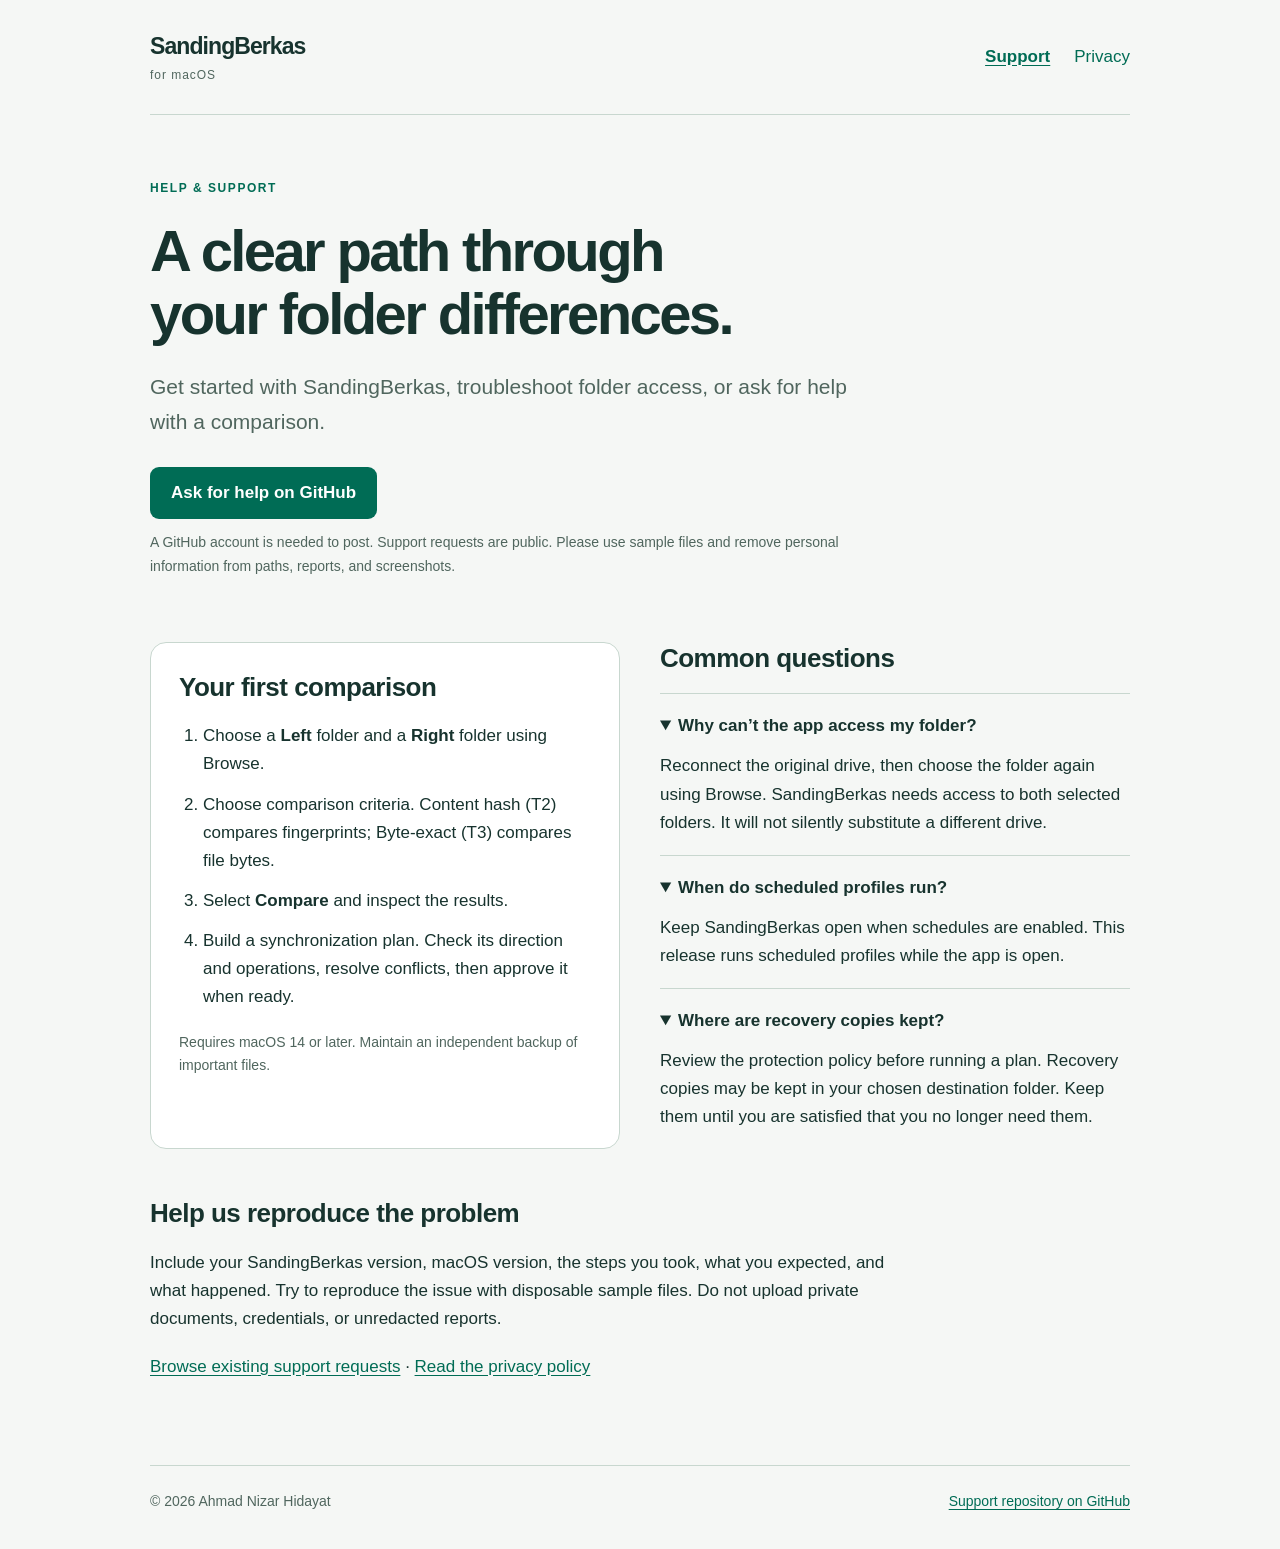
<file: index.html>
<!doctype html>
<html lang="en">
<head>
  <meta charset="utf-8">
  <meta name="viewport" content="width=device-width, initial-scale=1">
  <meta name="description" content="Help and troubleshooting for SandingBerkas, the macOS folder comparison and synchronization app.">
  <meta name="color-scheme" content="light dark">
  <title>Support · SandingBerkas</title>
  <link rel="stylesheet" href="styles.css">
</head>
<body>
  <a class="skip" href="#main">Skip to content</a>
  <header class="site-header">
    <a class="brand" href="index.html">SandingBerkas<span>for macOS</span></a>
    <nav aria-label="Main navigation">
      <a href="index.html" aria-current="page">Support</a>
      <a href="privacy.html">Privacy</a>
    </nav>
  </header>
  <main id="main">
    <p class="eyebrow">Help &amp; support</p>
    <h1>A clear path through<br>your folder differences.</h1>
    <p class="lead">Get started with SandingBerkas, troubleshoot folder access, or ask for help with a comparison.</p>
    <a class="button" href="https://github.com/ahmadnizar0209/sandingberkas-support/issues/new">Ask for help on GitHub</a>
    <p class="note">A GitHub account is needed to post. Support requests are public. Please use sample files and remove personal information from paths, reports, and screenshots.</p>
    <div class="content">
      <section class="panel" aria-labelledby="start-heading">
        <h2 id="start-heading">Your first comparison</h2>
        <ol>
          <li>Choose a <strong>Left</strong> folder and a <strong>Right</strong> folder using Browse.</li>
          <li>Choose comparison criteria. Content hash (T2) compares fingerprints; Byte-exact (T3) compares file bytes.</li>
          <li>Select <strong>Compare</strong> and inspect the results.</li>
          <li>Build a synchronization plan. Check its direction and operations, resolve conflicts, then approve it when ready.</li>
        </ol>
        <p class="note">Requires macOS 14 or later. Maintain an independent backup of important files.</p>
      </section>
      <section aria-labelledby="questions-heading">
        <h2 id="questions-heading">Common questions</h2>
        <details open><summary>Why can’t the app access my folder?</summary><p>Reconnect the original drive, then choose the folder again using Browse. SandingBerkas needs access to both selected folders. It will not silently substitute a different drive.</p></details>
        <details open><summary>When do scheduled profiles run?</summary><p>Keep SandingBerkas open when schedules are enabled. This release runs scheduled profiles while the app is open.</p></details>
        <details open><summary>Where are recovery copies kept?</summary><p>Review the protection policy before running a plan. Recovery copies may be kept in your chosen destination folder. Keep them until you are satisfied that you no longer need them.</p></details>
      </section>
    </div>
    <section class="wide" aria-labelledby="report-heading">
      <h2 id="report-heading">Help us reproduce the problem</h2>
      <p>Include your SandingBerkas version, macOS version, the steps you took, what you expected, and what happened. Try to reproduce the issue with disposable sample files. Do not upload private documents, credentials, or unredacted reports.</p>
      <p><a href="https://github.com/ahmadnizar0209/sandingberkas-support/issues">Browse existing support requests</a> · <a href="privacy.html">Read the privacy policy</a></p>
    </section>
  </main>
  <footer><span>© 2026 Ahmad Nizar Hidayat</span><a href="https://github.com/ahmadnizar0209/sandingberkas-support">Support repository on GitHub</a></footer>
</body>
</html>
</file>
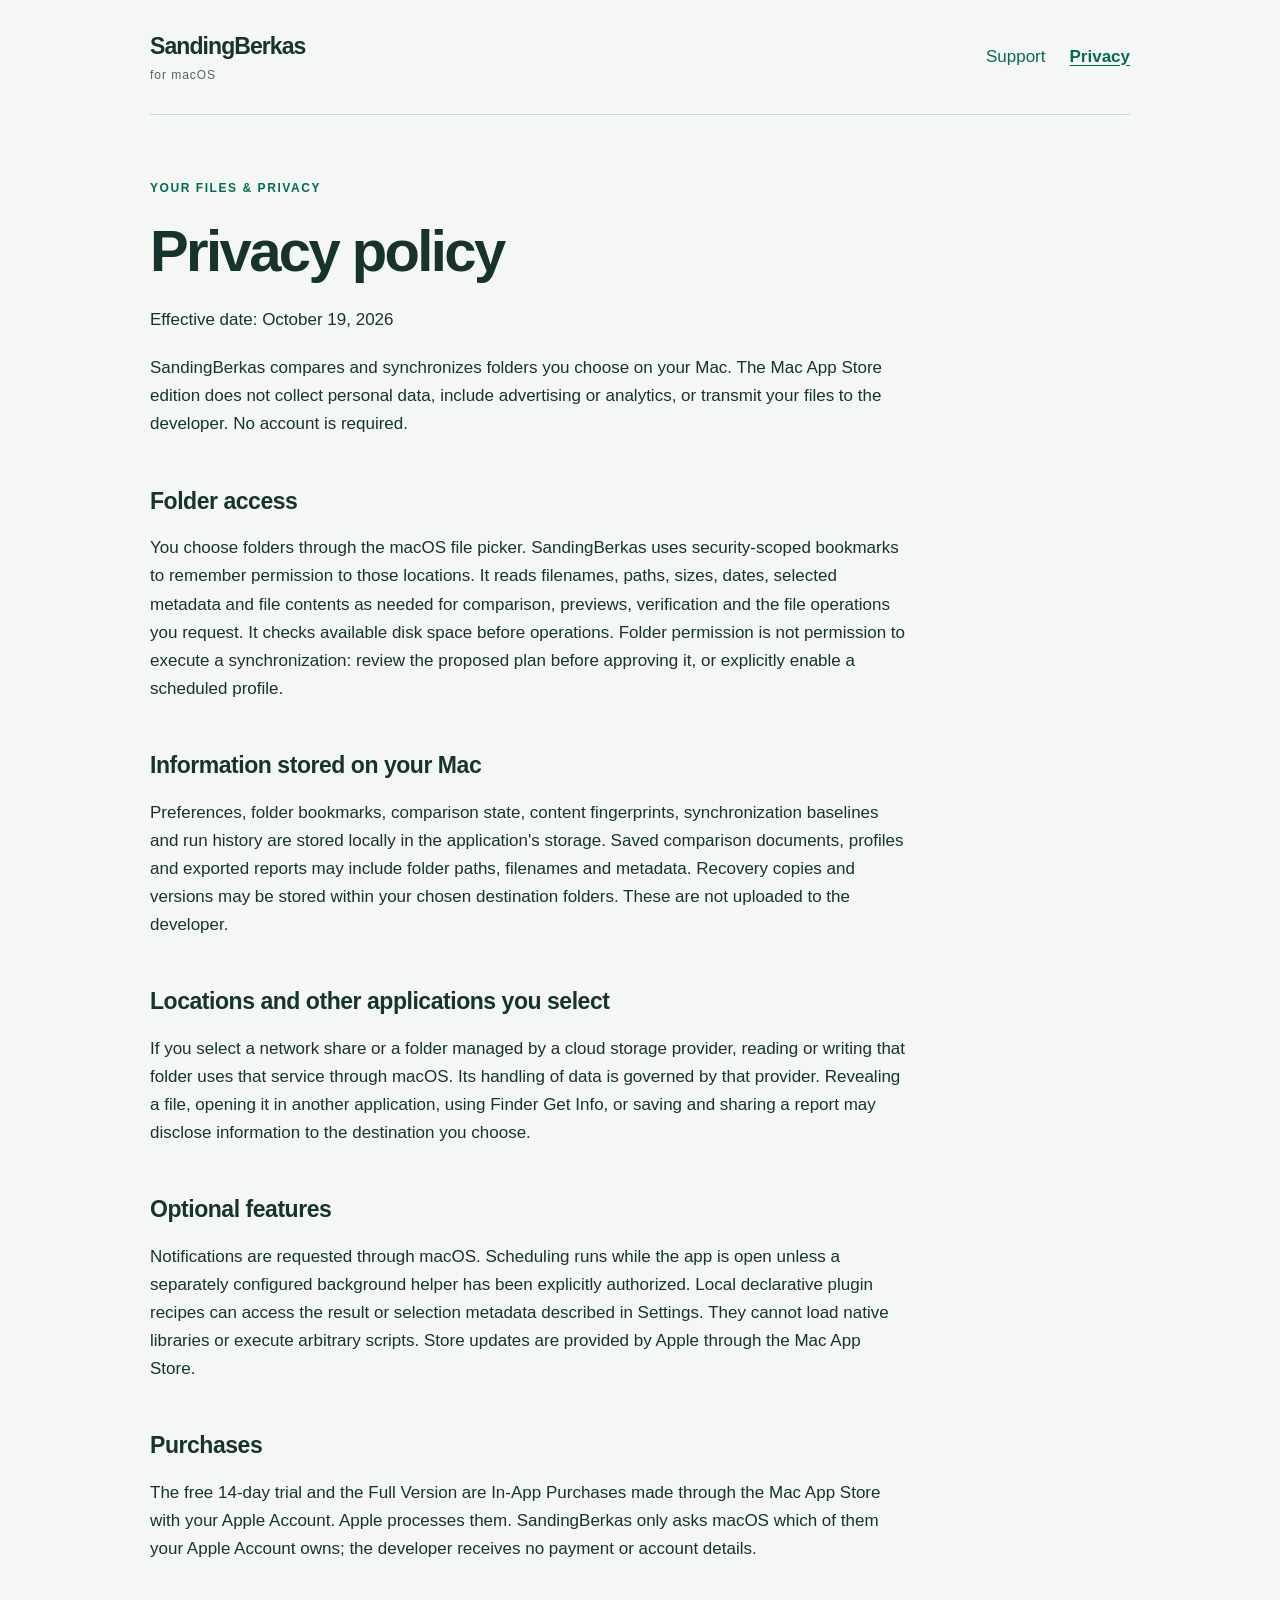
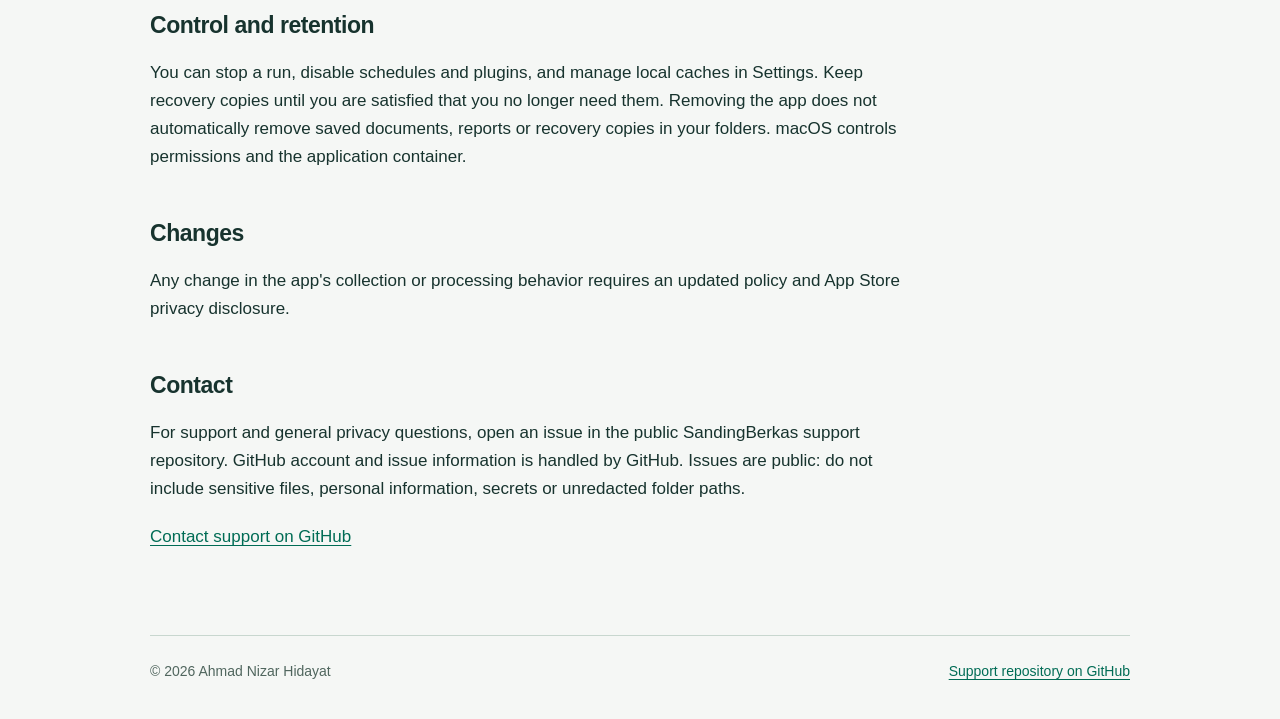
<file: privacy.html>
<!doctype html>
<html lang="en">
<head>
  <meta charset="utf-8">
  <meta name="viewport" content="width=device-width, initial-scale=1">
  <meta name="description" content="How SandingBerkas processes selected folders and stores information locally on your Mac.">
  <meta name="color-scheme" content="light dark">
  <title>Privacy policy · SandingBerkas</title>
  <link rel="stylesheet" href="styles.css">
</head>
<body>
  <a class="skip" href="#main">Skip to content</a>
  <header class="site-header">
    <a class="brand" href="index.html">SandingBerkas<span>for macOS</span></a>
    <nav aria-label="Main navigation">
      <a href="index.html">Support</a>
      <a href="privacy.html" aria-current="page">Privacy</a>
    </nav>
  </header>
  <main id="main">
    <article class="policy">
    <p class="eyebrow">Your files &amp; privacy</p>
    <h1>Privacy policy</h1>
<p>Effective date: October 19, 2026</p>
<p>SandingBerkas compares and synchronizes folders you choose on your Mac. The Mac App Store edition does not collect personal data, include advertising or analytics, or transmit your files to the developer. No account is required.</p>
<section><h2>Folder access</h2><p>You choose folders through the macOS file picker. SandingBerkas uses security-scoped bookmarks to remember permission to those locations. It reads filenames, paths, sizes, dates, selected metadata and file contents as needed for comparison, previews, verification and the file operations you request. It checks available disk space before operations. Folder permission is not permission to execute a synchronization: review the proposed plan before approving it, or explicitly enable a scheduled profile.</p></section>
<section><h2>Information stored on your Mac</h2><p>Preferences, folder bookmarks, comparison state, content fingerprints, synchronization baselines and run history are stored locally in the application&#x27;s storage. Saved comparison documents, profiles and exported reports may include folder paths, filenames and metadata. Recovery copies and versions may be stored within your chosen destination folders. These are not uploaded to the developer.</p></section>
<section><h2>Locations and other applications you select</h2><p>If you select a network share or a folder managed by a cloud storage provider, reading or writing that folder uses that service through macOS. Its handling of data is governed by that provider. Revealing a file, opening it in another application, using Finder Get Info, or saving and sharing a report may disclose information to the destination you choose.</p></section>
<section><h2>Optional features</h2><p>Notifications are requested through macOS. Scheduling runs while the app is open unless a separately configured background helper has been explicitly authorized. Local declarative plugin recipes can access the result or selection metadata described in Settings. They cannot load native libraries or execute arbitrary scripts. Store updates are provided by Apple through the Mac App Store.</p></section>
<section><h2>Purchases</h2><p>The free 14-day trial and the Full Version are In-App Purchases made through the Mac App Store with your Apple Account. Apple processes them. SandingBerkas only asks macOS which of them your Apple Account owns; the developer receives no payment or account details.</p></section>
<section><h2>Control and retention</h2><p>You can stop a run, disable schedules and plugins, and manage local caches in Settings. Keep recovery copies until you are satisfied that you no longer need them. Removing the app does not automatically remove saved documents, reports or recovery copies in your folders. macOS controls permissions and the application container.</p></section>
<section><h2>Changes</h2><p>Any change in the app&#x27;s collection or processing behavior requires an updated policy and App Store privacy disclosure.</p></section>
<section><h2>Contact</h2><p>For support and general privacy questions, open an issue in the public SandingBerkas support repository. GitHub account and issue information is handled by GitHub. Issues are public: do not include sensitive files, personal information, secrets or unredacted folder paths.</p><p><a href="https://github.com/ahmadnizar0209/sandingberkas-support/issues/new">Contact support on GitHub</a></p></section>
</article>
  </main>
  <footer><span>© 2026 Ahmad Nizar Hidayat</span><a href="https://github.com/ahmadnizar0209/sandingberkas-support">Support repository on GitHub</a></footer>
</body>
</html>
</file>
<file: styles.css>
* { box-sizing: border-box; }
:root { --background: #f5f7f5; --surface: #ffffff; --text: #17332e; --muted: #50665e; --line: #c8d7cf; --accent: #006c55; }
body { margin: 0; background: var(--background); color: var(--text); font: 17px/1.65 -apple-system, BlinkMacSystemFont, "Segoe UI", sans-serif; }
a { color: var(--accent); text-underline-offset: .2em; }
a:hover { text-decoration-thickness: .14em; }
a:focus-visible, summary:focus-visible { outline: 3px solid var(--accent); outline-offset: 5px; border-radius: 3px; }
.skip { position: absolute; top: -100px; left: 16px; background: var(--surface); padding: 12px; z-index: 2; }
.skip:focus { top: 8px; }
.site-header, main, footer { width: min(100% - 48px, 980px); margin-inline: auto; }
.site-header { display: flex; align-items: center; justify-content: space-between; gap: 24px; padding-block: 28px; border-bottom: 1px solid var(--line); }
.brand { color: var(--text); font-size: 23px; font-weight: 700; text-decoration: none; letter-spacing: -.04em; }
.brand span { display: block; color: var(--muted); font-size: 12px; font-weight: 500; letter-spacing: .08em; }
nav { display: flex; gap: 24px; }
nav a { text-decoration: none; }
nav a[aria-current] { text-decoration: underline; font-weight: 650; }
main { padding-block: 64px; }
.eyebrow { text-transform: uppercase; font-weight: 650; letter-spacing: .13em; font-size: 12px; color: var(--accent); }
h1 { font-size: clamp(34px, 6vw, 58px); line-height: 1.1; letter-spacing: -.045em; margin: 14px 0 24px; max-width: 760px; }
h2 { margin: 0 0 18px; font-size: 26px; line-height: 1.3; letter-spacing: -.02em; }
h3 { margin-block: 24px 8px; font-size: 19px; }
p { margin: 0 0 20px; }
.lead { font-size: 21px; color: var(--muted); max-width: 710px; }
.button { display: inline-block; background: var(--accent); color: white; border-radius: 9px; padding: 12px 21px; text-decoration: none; font-weight: 650; margin-top: 8px; }
.note { color: var(--muted); font-size: 14px; margin-top: 12px; max-width: 700px; }
.content { display: grid; grid-template-columns: 1fr 1fr; gap: 40px; margin-top: 64px; }
.panel { background: var(--surface); border: 1px solid var(--line); border-radius: 16px; padding: 28px; }
ol, ul { padding-left: 24px; margin-block: 0 20px; }
li + li { margin-top: 12px; }
details { border-top: 1px solid var(--line); padding-block: 18px; }
summary { font-weight: 650; cursor: pointer; }
details p { margin: 12px 0 0; }
.wide { margin-top: 48px; max-width: 760px; }
.policy { max-width: 760px; }
.policy section { padding-top: 28px; }
.policy h2 { font-size: 23px; }
footer { display: flex; flex-wrap: wrap; justify-content: space-between; gap: 12px; border-top: 1px solid var(--line); padding-block: 24px 36px; color: var(--muted); font-size: 14px; }
@media (max-width: 700px) { .site-header, main, footer { width: calc(100% - 36px); } .site-header { align-items: flex-start; gap: 16px; } nav { gap: 16px; font-size: 15px; } main { padding-block: 40px; } .content { grid-template-columns: 1fr; gap: 24px; margin-top: 40px; } .panel { padding: 22px; } }
@media (prefers-color-scheme: dark) { :root { --background: #14201d; --surface: #1b2b25; --text: #edf4f0; --muted: #b5c8bf; --line: #40594c; --accent: #85dfbb; } .button { color: #10281d; } }
@media print { body { background: white; color: black; font-size: 11pt; } nav, .skip, .button { display: none; } main { padding-block: 20px; } .content { display: block; } .panel { border: 0; padding: 0; } details { display: block; } details > * { display: block; } a { color: black; } }
</file>
